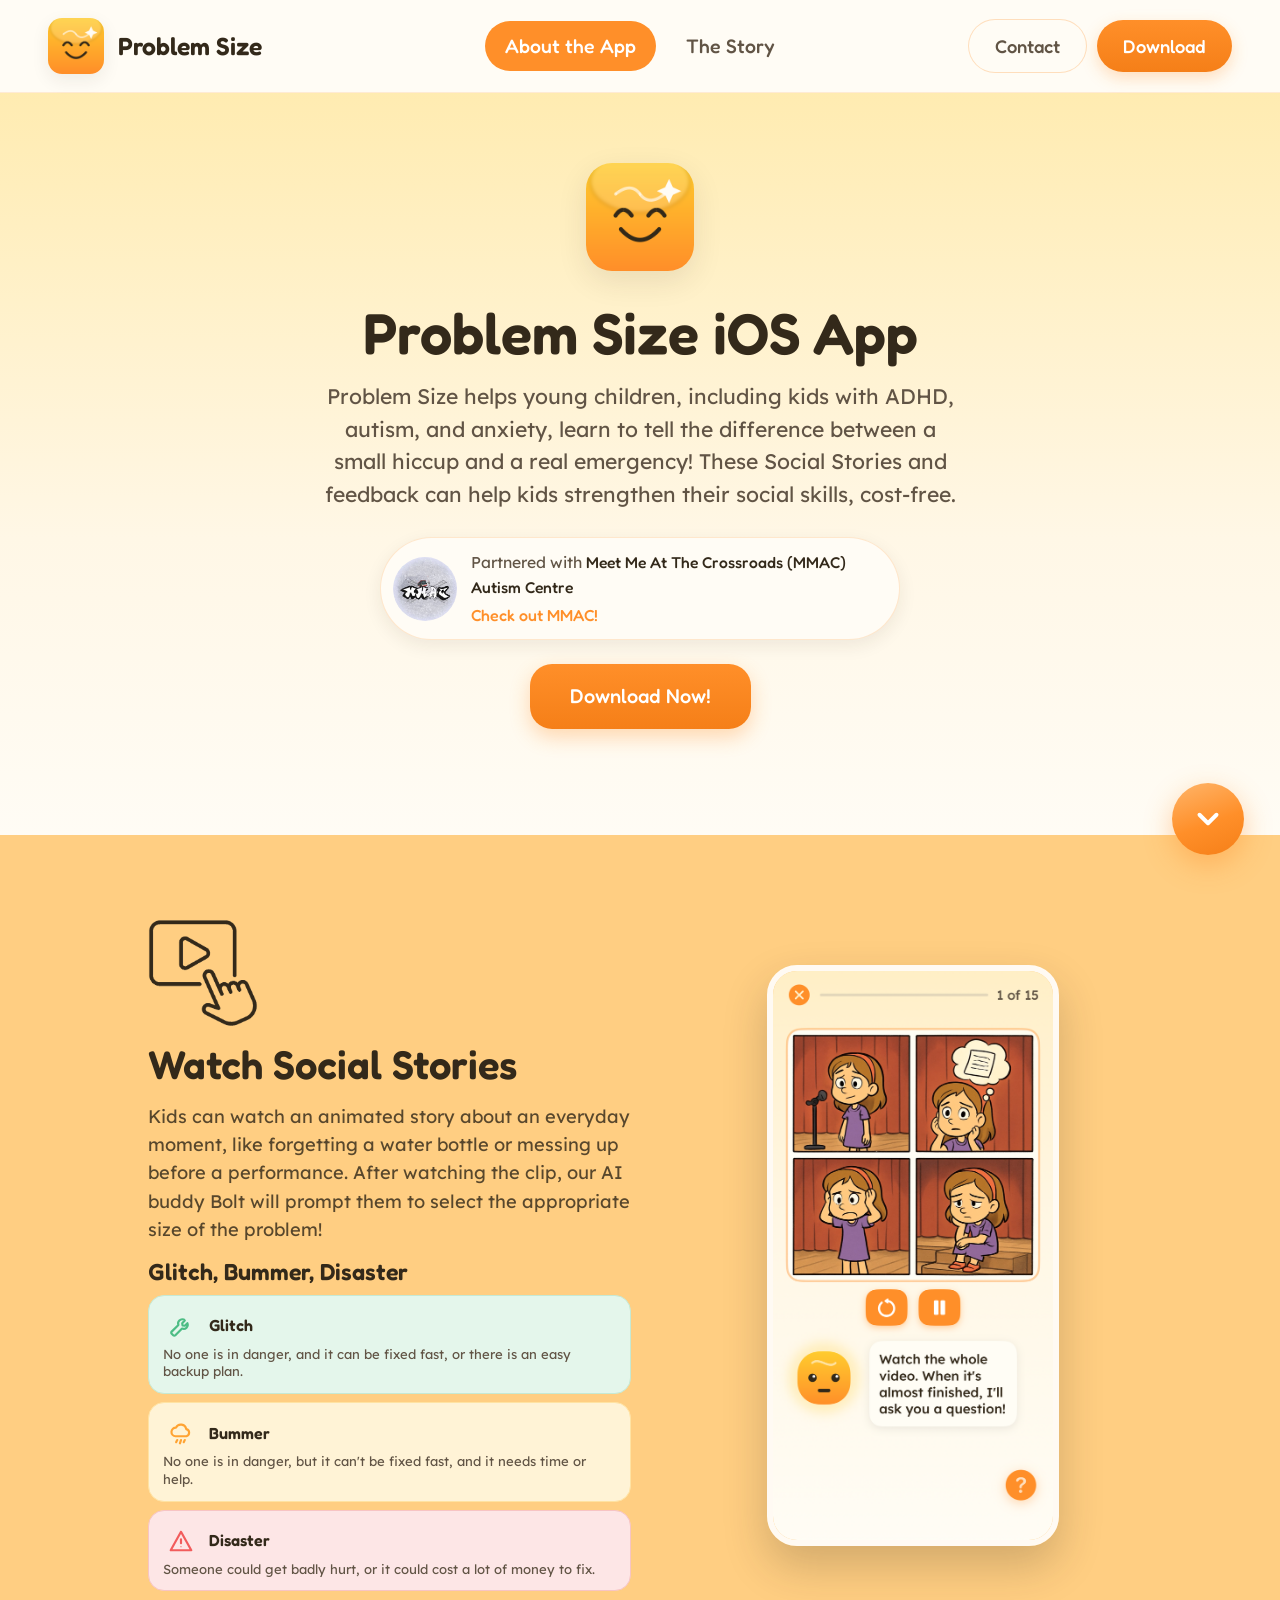
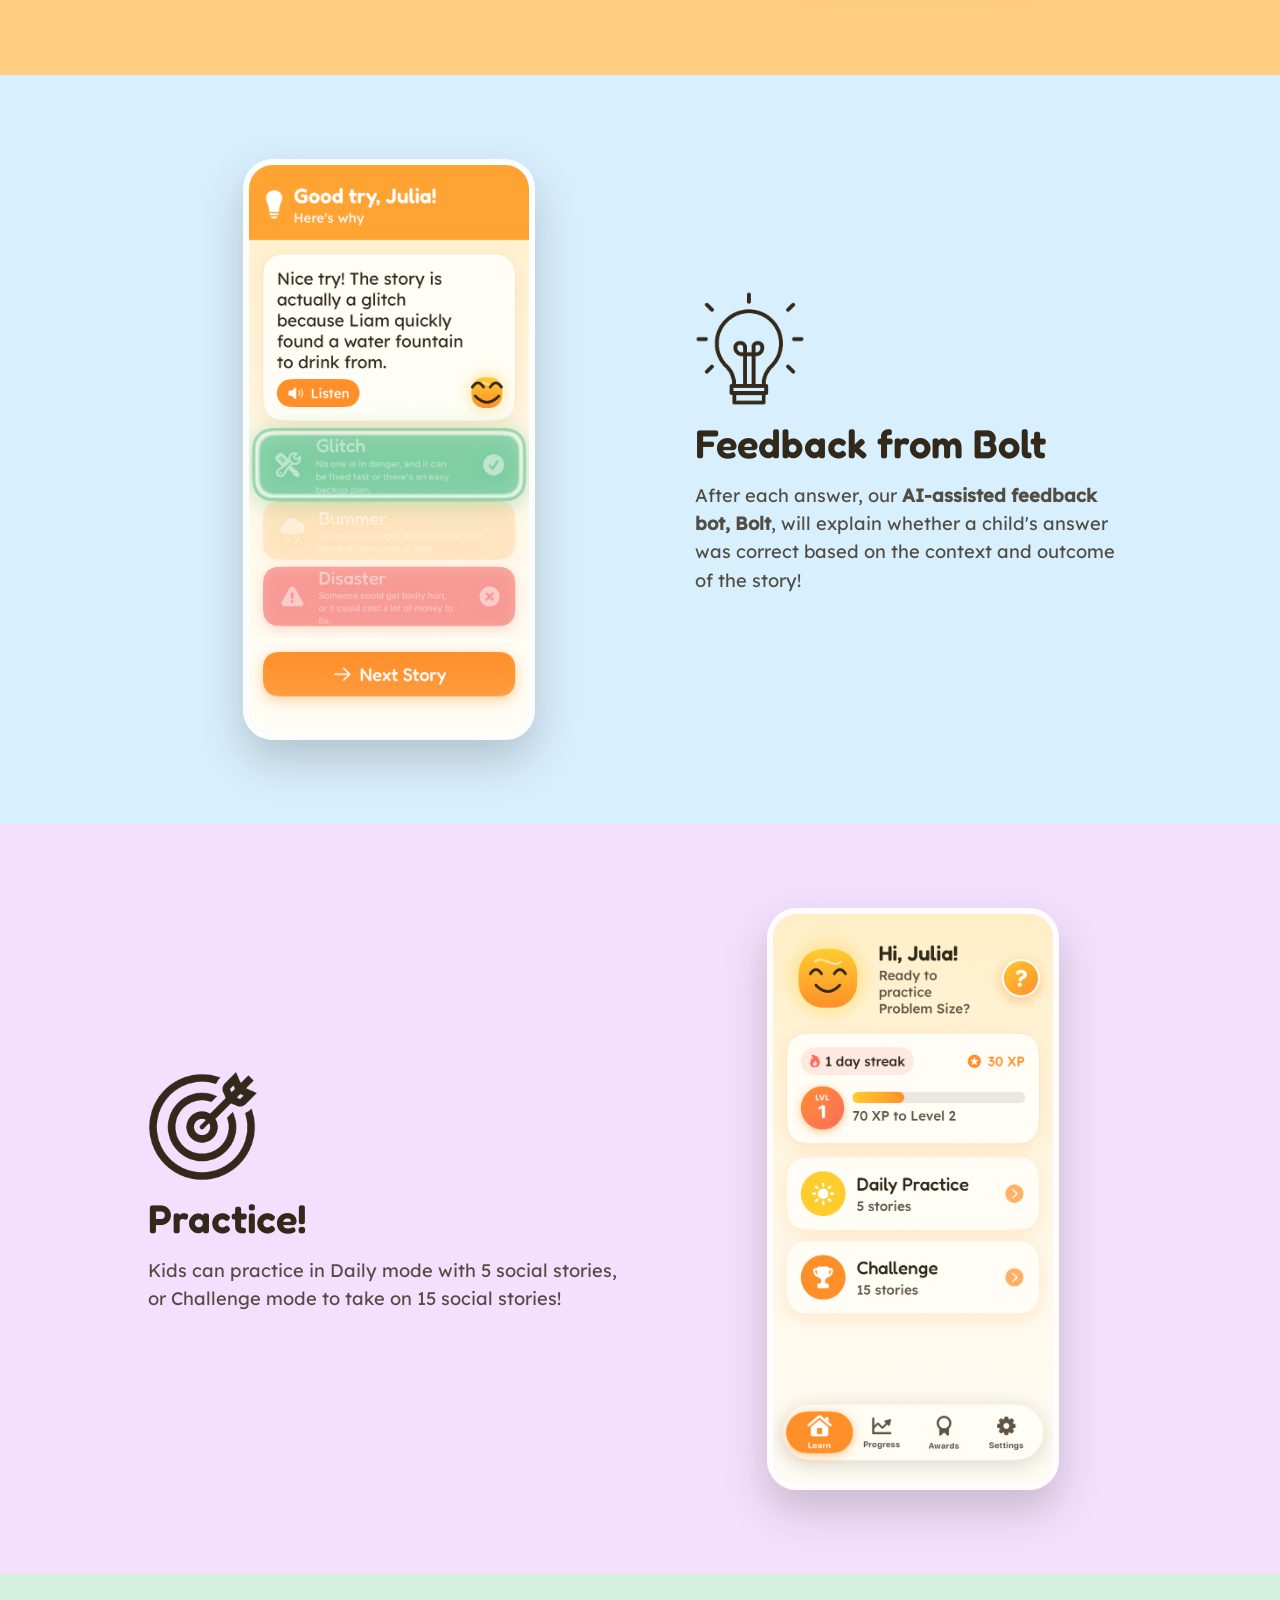
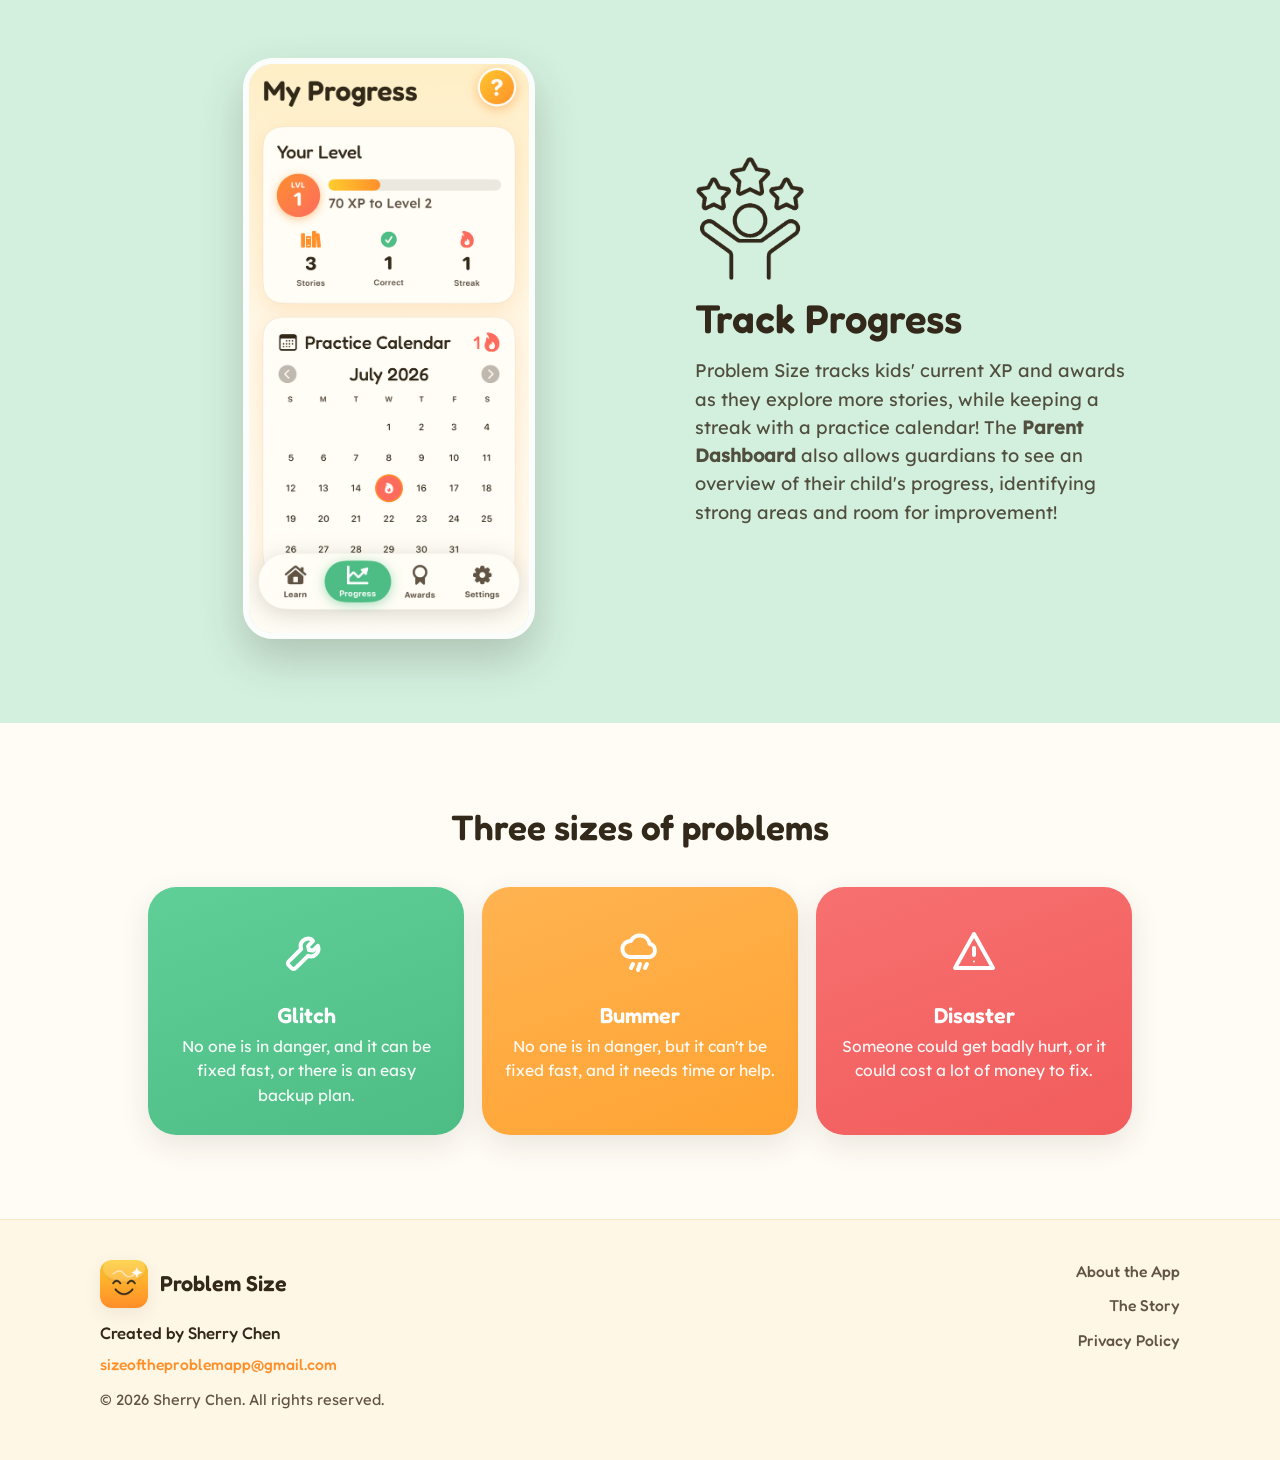
<file: index.html>
<!DOCTYPE html>
<html lang="en">
<head>
<meta charset="UTF-8">
<meta name="viewport" content="width=device-width, initial-scale=1.0">
<title>Problem Size App</title>
<meta name="description" content="Problem Size is a warm, playful iOS app that helps young children, including neurodivergent kids, learn to size up everyday problems as a Glitch, Bummer, or Disaster.">
<link rel="icon" href="img/app-icon.png">
<link rel="stylesheet" href="styles.css">
</head>
<body>

<svg width="0" height="0" style="position:absolute" aria-hidden="true">
  <symbol id="icon-glitch" viewBox="0 0 24 24" fill="none" stroke="currentColor" stroke-width="2" stroke-linecap="round" stroke-linejoin="round">
    <path d="M14.6 6.1a3.8 3.8 0 0 0-5 4.9L3.4 17.2a1.4 1.4 0 0 0 0 2l1.4 1.4a1.4 1.4 0 0 0 2 0l6.2-6.2a3.8 3.8 0 0 0 4.9-5l-2.4 2.4-2.1-.3-.3-2.1 2.4-2.4z"/>
  </symbol>
  <symbol id="icon-bummer" viewBox="0 0 24 24" fill="none" stroke="currentColor" stroke-width="2" stroke-linecap="round" stroke-linejoin="round">
    <path d="M7 15a4 4 0 0 1 .4-8 5 5 0 0 1 9.4 1.4A3.4 3.4 0 0 1 17 15H7z"/>
    <line x1="8.5" y1="18.5" x2="7.5" y2="20.5"/>
    <line x1="12" y1="18.5" x2="11" y2="21.5"/>
    <line x1="15.5" y1="18.5" x2="14.5" y2="20.5"/>
  </symbol>
  <symbol id="icon-disaster" viewBox="0 0 24 24" fill="none" stroke="currentColor" stroke-width="2" stroke-linecap="round" stroke-linejoin="round">
    <path d="M12 3.5 2.5 20.5h19L12 3.5z"/>
    <line x1="12" y1="10.5" x2="12" y2="14"/>
    <circle cx="12" cy="17.2" r="0.5" fill="currentColor" stroke="none"/>
  </symbol>
</svg>

<nav class="nav">
  <a class="nav__brand" href="index.html">
    <img src="img/app-icon.png" alt="Problem Size app icon">
    <span>Problem Size</span>
  </a>
  <div class="nav__links">
    <a href="index.html" class="active">About the App</a>
    <a href="story.html">The Story</a>
  </div>
  <div class="nav__actions">
    <a class="nav__contact" href="mailto:sizeoftheproblemapp@gmail.com">Contact</a>
    <a class="nav__download" href="https://apps.apple.com/ca/app/problem-size/id6793290591">Download</a>
  </div>
</nav>

<header class="hero">
  <img class="hero__icon" src="img/app-icon.png" alt="Problem Size app icon">
  <h1>Problem Size iOS App</h1>
  <p class="lead">
    Problem Size helps young children, including kids with ADHD, autism, and anxiety,
    learn to tell the difference between a small hiccup and a real emergency! These Social
    Stories and feedback can help kids strengthen their social skills, cost-free.
  </p>
  <div class="endorse">
    <img class="endorse__logo" src="mmac.jpg" alt="Meet Me At The Crossroads (MMAC) Autism Centre logo">
    <div class="endorse__text">
      <p>Partnered with <b>Meet Me At The Crossroads (MMAC) Autism Centre</b></p>
      <a href="https://www.instagram.com/meet_me_at_the_crossroads/" target="_blank" rel="noopener">Check out MMAC!</a>
    </div>
  </div>
  <a class="btn btn--big" href="https://apps.apple.com/ca/app/problem-size/id6793290591">Download Now!</a>
</header>

<button type="button" class="scroll-side" id="scroll-side" aria-label="Scroll down">
  <svg viewBox="0 0 24 24" fill="none" stroke="currentColor" stroke-width="2.8" stroke-linecap="round" stroke-linejoin="round" aria-hidden="true">
    <path d="M6 9l6 6 6-6"/>
  </svg>
</button>

<!-- Section 1 -->
<section class="band band--story" id="watch-stories">
  <div class="wrap feature">
    <div class="feature__text">
      <img class="sec-icon" src="img/deco-play.png" alt="" aria-hidden="true">
      <h2>Watch Social Stories</h2>
      <p>
        Kids can watch an animated story about an everyday moment, like forgetting a water
        bottle or messing up before a performance. After watching the clip, our AI buddy Bolt
        will prompt them to select the appropriate size of the problem!
      </p>
      <div class="sizes sizes--compact sizes--stack">
        <div class="sizes__head">
          <h2>Glitch, Bummer, Disaster</h2>
        </div>
        <div class="cats">
          <div class="cat cat--glitch">
            <div class="cat__icon"><svg><use href="#icon-glitch"></use></svg></div>
            <h3>Glitch</h3>
            <p>No one is in danger, and it can be fixed fast, or there is an easy backup plan.</p>
          </div>
          <div class="cat cat--bummer">
            <div class="cat__icon"><svg><use href="#icon-bummer"></use></svg></div>
            <h3>Bummer</h3>
            <p>No one is in danger, but it can't be fixed fast, and it needs time or help.</p>
          </div>
          <div class="cat cat--disaster">
            <div class="cat__icon"><svg><use href="#icon-disaster"></use></svg></div>
            <h3>Disaster</h3>
            <p>Someone could get badly hurt, or it could cost a lot of money to fix.</p>
          </div>
        </div>
      </div>
    </div>
    <div class="feature__media">
      <div class="shot"><img src="img/image1.png" alt="A Problem Size story screen showing an animated comic and a friendly prompt to watch the whole video."></div>
    </div>
  </div>
</section>

<!-- Section 2 -->
<section class="band band--feedback">
  <div class="wrap feature reverse">
    <div class="feature__text">
      <img class="sec-icon" src="img/deco-bulb.png" alt="" aria-hidden="true">
      <h2>Feedback from Bolt</h2>
      <p>
        After each answer, our <strong>AI-assisted feedback bot, Bolt</strong>, will explain
        whether a child's answer was correct based on the context and outcome of the story!
      </p>
    </div>
    <div class="feature__media">
      <div class="shot"><img src="img/image2.png" alt="A Problem Size feedback screen where Bolt gives an encouraging explanation and highlights the Glitch answer."></div>
    </div>
  </div>
</section>

<!-- Section 3 -->
<section class="band band--practice">
  <div class="wrap feature">
    <div class="feature__text">
      <img class="sec-icon" src="img/deco-target.png" alt="" aria-hidden="true">
      <h2>Practice!</h2>
      <p>
        Kids can practice in Daily mode with 5 social stories, or Challenge mode to take on
        15 social stories!
      </p>
    </div>
    <div class="feature__media">
      <div class="shot"><img src="img/image3.png" alt="The Problem Size home screen with a streak, XP, and Daily Practice and Challenge modes."></div>
    </div>
  </div>
</section>

<!-- Section 4 -->
<section class="band band--progress">
  <div class="wrap feature reverse">
    <div class="feature__text">
      <img class="sec-icon" src="img/deco-celebrate.png" alt="" aria-hidden="true">
      <h2>Track Progress</h2>
      <p>
        Problem Size tracks kids' current XP and awards as they explore more stories, while
        keeping a streak with a practice calendar! The <strong>Parent Dashboard</strong> also
        allows guardians to see an overview of their child's progress, identifying strong
        areas and room for improvement!
      </p>
    </div>
    <div class="feature__media">
      <div class="shot"><img src="img/image4.png" alt="The Problem Size progress screen showing level, stats, and a practice calendar with a streak."></div>
    </div>
  </div>
</section>

<!-- Three sizes -->
<section class="sizes">
  <div class="wrap">
    <div class="sizes__head">
      <h2>Three sizes of problems</h2>
    </div>
    <div class="cats">
      <div class="cat cat--glitch">
        <div class="cat__icon"><svg><use href="#icon-glitch"></use></svg></div>
        <h3>Glitch</h3>
        <p>No one is in danger, and it can be fixed fast, or there is an easy backup plan.</p>
      </div>
      <div class="cat cat--bummer">
        <div class="cat__icon"><svg><use href="#icon-bummer"></use></svg></div>
        <h3>Bummer</h3>
        <p>No one is in danger, but it can't be fixed fast, and it needs time or help.</p>
      </div>
      <div class="cat cat--disaster">
        <div class="cat__icon"><svg><use href="#icon-disaster"></use></svg></div>
        <h3>Disaster</h3>
        <p>Someone could get badly hurt, or it could cost a lot of money to fix.</p>
      </div>
    </div>
  </div>
</section>

<footer>
  <div class="footer__inner">
    <div class="footer__left">
      <a class="footer__brand" href="index.html">
        <img src="img/app-icon.png" alt="Problem Size app icon">
        <span>Problem Size</span>
      </a>
      <p class="footer__name">Created by Sherry Chen</p>
      <a class="footer__email" href="mailto:sizeoftheproblemapp@gmail.com">sizeoftheproblemapp@gmail.com</a>
      <div class="made">&copy; 2026 Sherry Chen. All rights reserved.</div>
    </div>
    <div class="footer__right">
      <div class="foot-links">
        <a href="index.html">About the App</a>
        <a href="story.html">The Story</a>
        <a href="privacy.html">Privacy Policy</a>
      </div>
    </div>
  </div>
</footer>

<script>
  (function () {
    var cue = document.getElementById("scroll-side");
    if (!cue) return;

    function nearBottom() {
      return window.scrollY + window.innerHeight >= document.documentElement.scrollHeight - 48;
    }

    function update() {
      cue.classList.toggle("is-hidden", nearBottom());
    }

    cue.addEventListener("click", function () {
      window.scrollBy({ top: Math.max(280, window.innerHeight * 0.85), behavior: "smooth" });
    });

    window.addEventListener("scroll", update, { passive: true });
    window.addEventListener("resize", update);
    update();
  })();
</script>

</body>
</html>
</file>
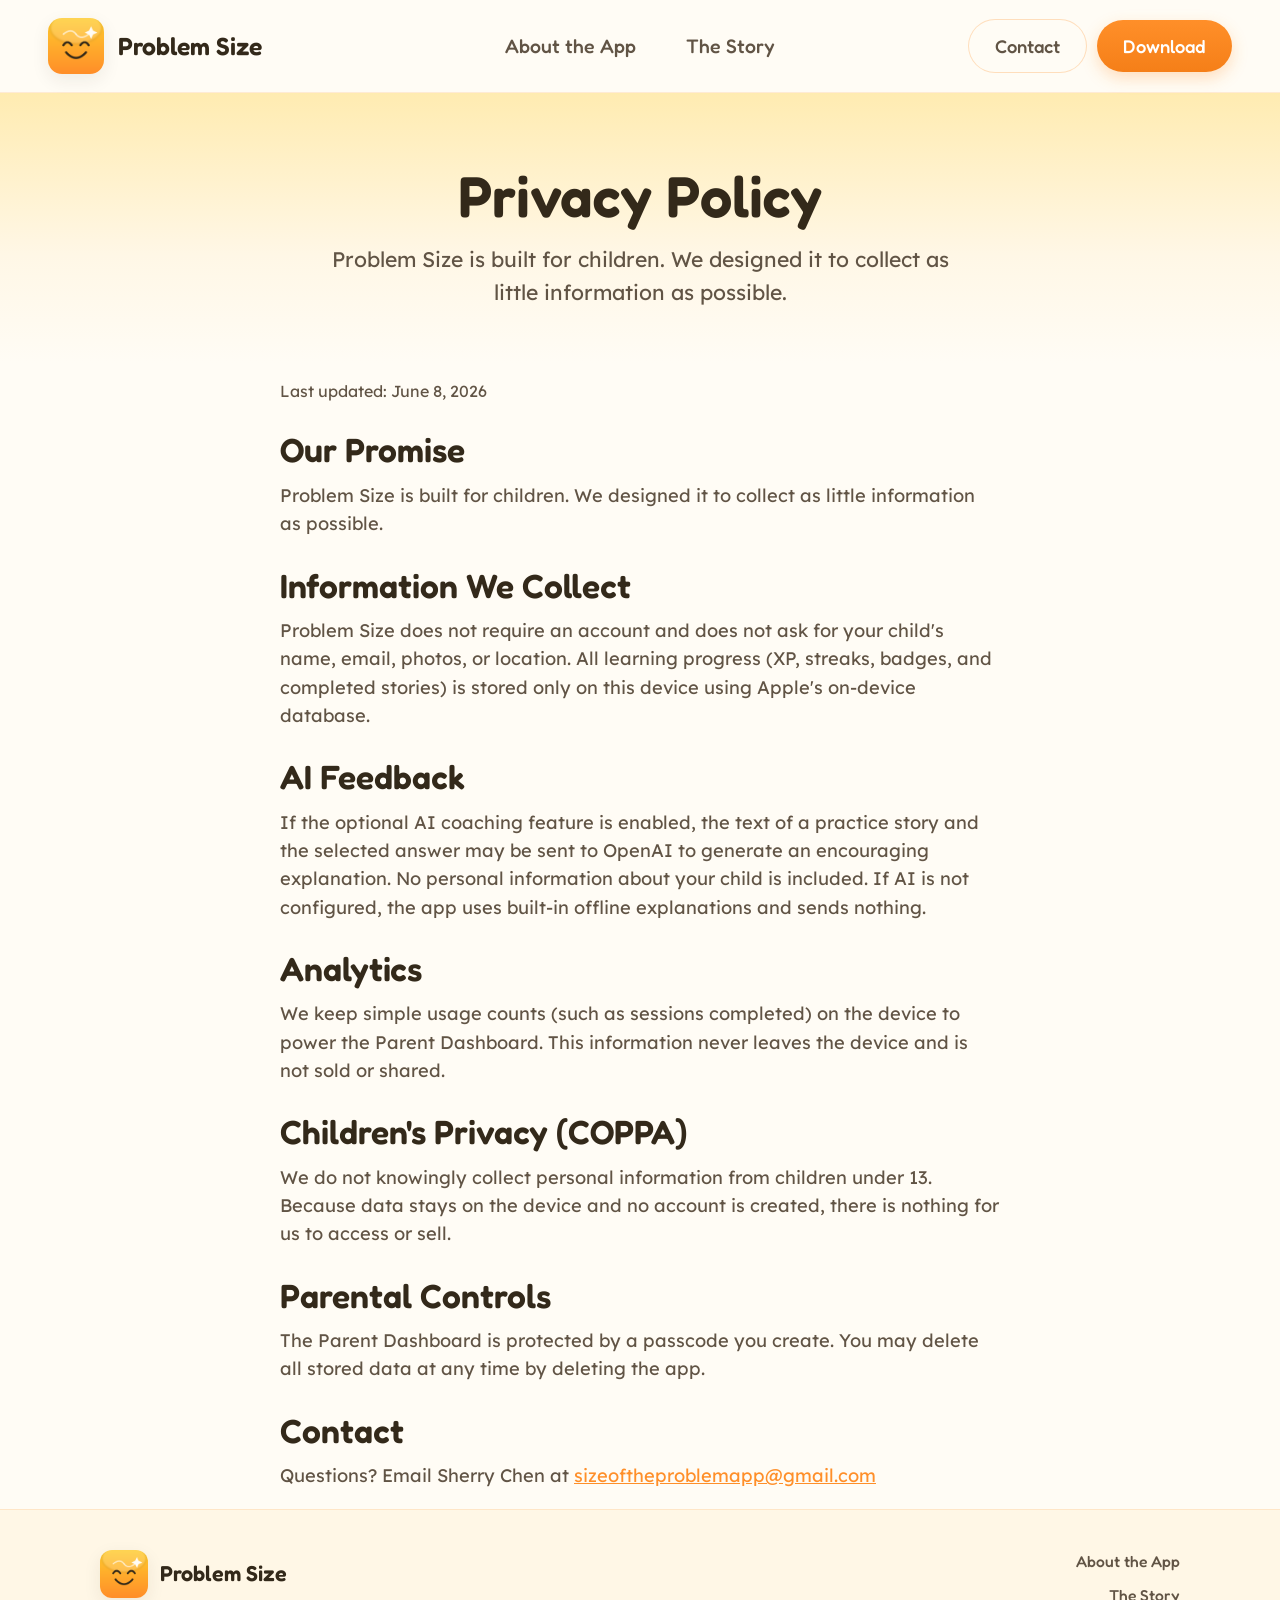
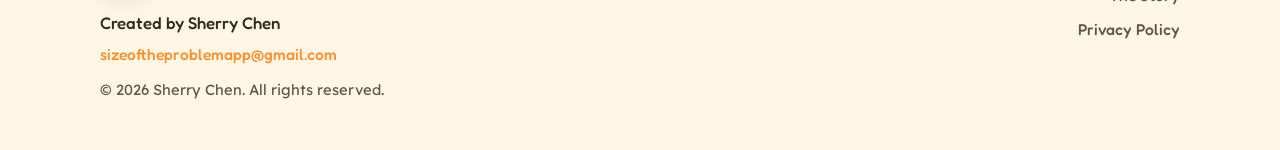
<file: privacy.html>
<!DOCTYPE html>
<html lang="en">
<head>
<meta charset="UTF-8">
<meta name="viewport" content="width=device-width, initial-scale=1.0">
<title>Privacy Policy, Problem Size</title>
<meta name="description" content="Problem Size collects as little as possible. No accounts, no sign-ups, and children's data stays on the device.">
<link rel="icon" href="img/app-icon.png">
<link rel="stylesheet" href="styles.css">
</head>
<body>

<nav class="nav">
  <a class="nav__brand" href="index.html">
    <img src="img/app-icon.png" alt="Problem Size app icon">
    <span>Problem Size</span>
  </a>
  <div class="nav__links">
    <a href="index.html">About the App</a>
    <a href="story.html">The Story</a>
  </div>
  <div class="nav__actions">
    <a class="nav__contact" href="mailto:sizeoftheproblemapp@gmail.com">Contact</a>
    <a class="nav__download" href="https://apps.apple.com/ca/app/problem-size/id6793290591">Download</a>
  </div>
</nav>

<header class="hero hero--story">
  <h1>Privacy Policy</h1>
  <p class="lead">Problem Size is built for children. We designed it to collect as little information as possible.</p>
</header>

<section class="wrap">
  <div class="prose">
    <p class="updated">Last updated: June 8, 2026</p>

    <h2>Our Promise</h2>
    <p>Problem Size is built for children. We designed it to collect as little information as possible.</p>

    <h2>Information We Collect</h2>
    <p>Problem Size does not require an account and does not ask for your child's name, email, photos, or location. All learning progress (XP, streaks, badges, and completed stories) is stored only on this device using Apple's on-device database.</p>

    <h2>AI Feedback</h2>
    <p>If the optional AI coaching feature is enabled, the text of a practice story and the selected answer may be sent to OpenAI to generate an encouraging explanation. No personal information about your child is included. If AI is not configured, the app uses built-in offline explanations and sends nothing.</p>

    <h2>Analytics</h2>
    <p>We keep simple usage counts (such as sessions completed) on the device to power the Parent Dashboard. This information never leaves the device and is not sold or shared.</p>

    <h2>Children's Privacy (COPPA)</h2>
    <p>We do not knowingly collect personal information from children under 13. Because data stays on the device and no account is created, there is nothing for us to access or sell.</p>

    <h2>Parental Controls</h2>
    <p>The Parent Dashboard is protected by a passcode you create. You may delete all stored data at any time by deleting the app.</p>

    <h2>Contact</h2>
    <p>Questions? Email Sherry Chen at <a href="mailto:sizeoftheproblemapp@gmail.com">sizeoftheproblemapp@gmail.com</a></p>
  </div>
</section>

<footer>
  <div class="footer__inner">
    <div class="footer__left">
      <a class="footer__brand" href="index.html">
        <img src="img/app-icon.png" alt="Problem Size app icon">
        <span>Problem Size</span>
      </a>
      <p class="footer__name">Created by Sherry Chen</p>
      <a class="footer__email" href="mailto:sizeoftheproblemapp@gmail.com">sizeoftheproblemapp@gmail.com</a>
      <div class="made">&copy; 2026 Sherry Chen. All rights reserved.</div>
    </div>
    <div class="footer__right">
      <div class="foot-links">
        <a href="index.html">About the App</a>
        <a href="story.html">The Story</a>
        <a href="privacy.html">Privacy Policy</a>
      </div>
    </div>
  </div>
</footer>

</body>
</html>
</file>
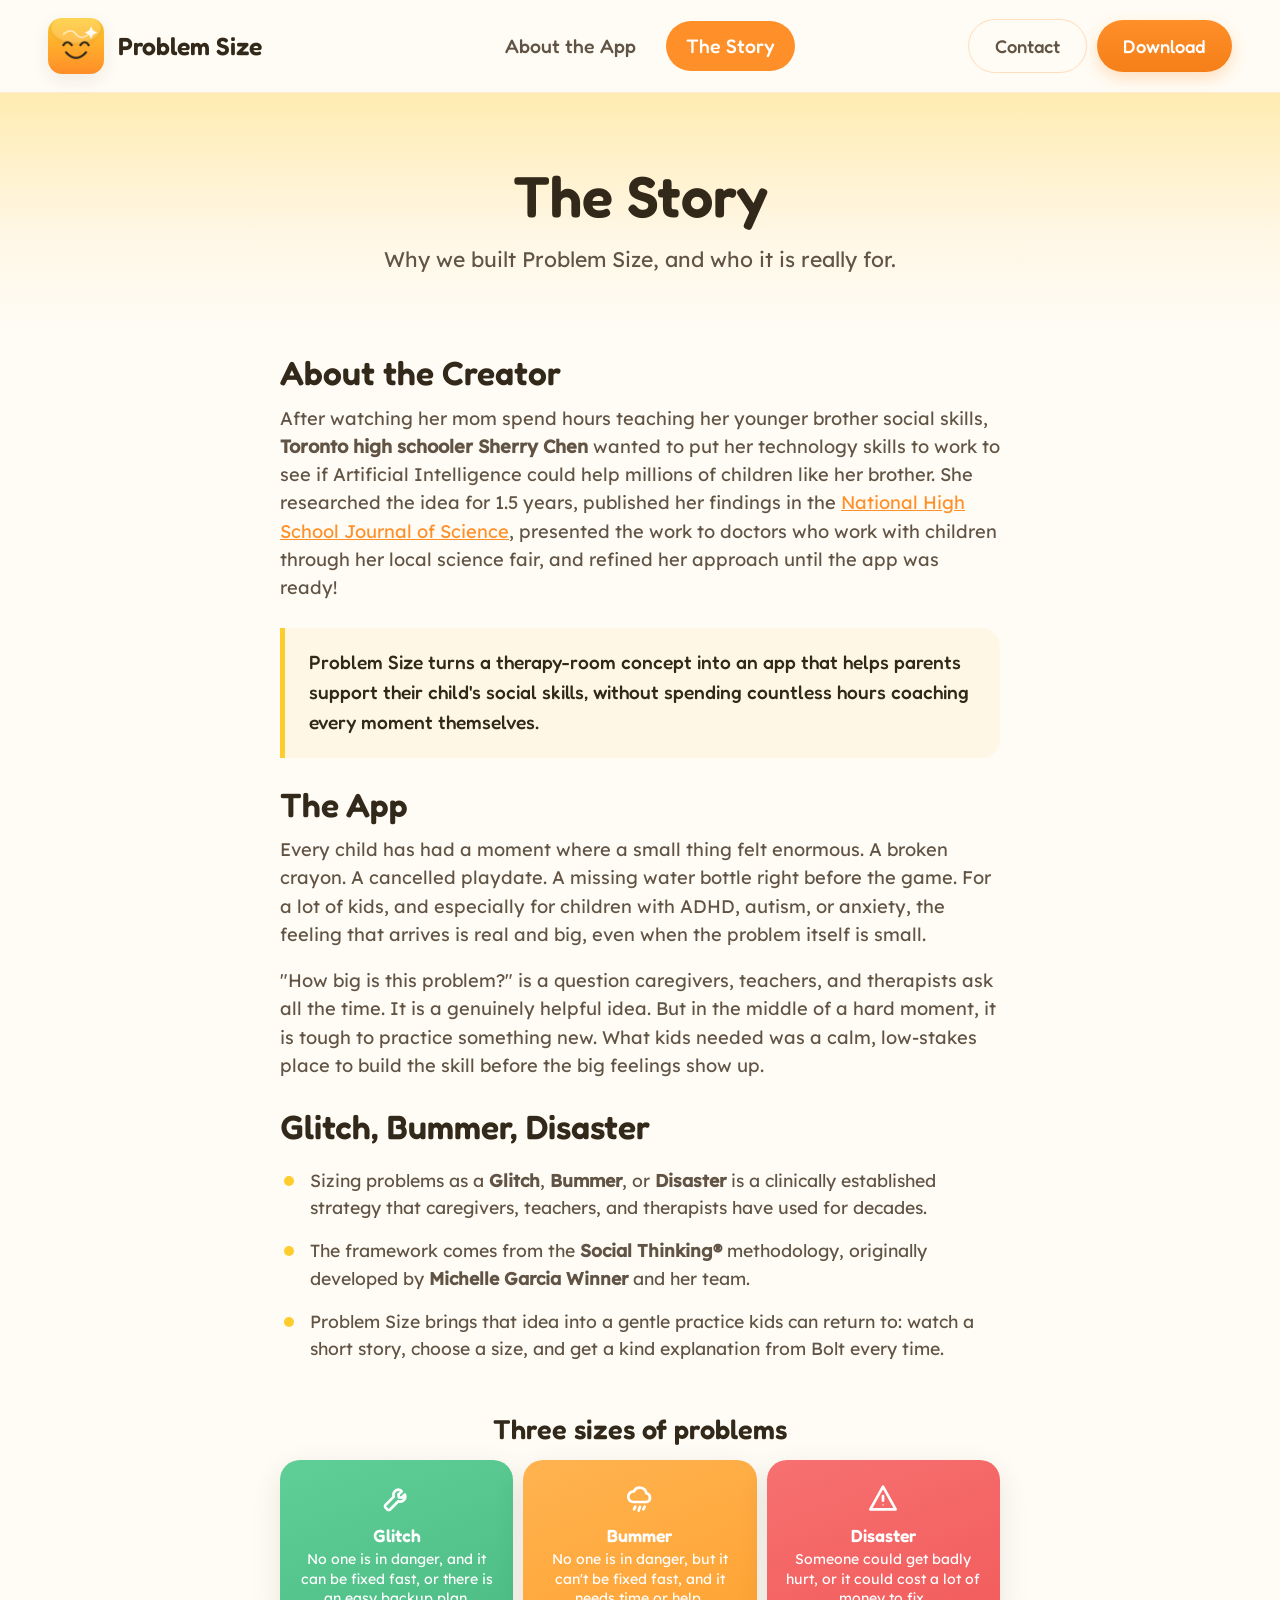
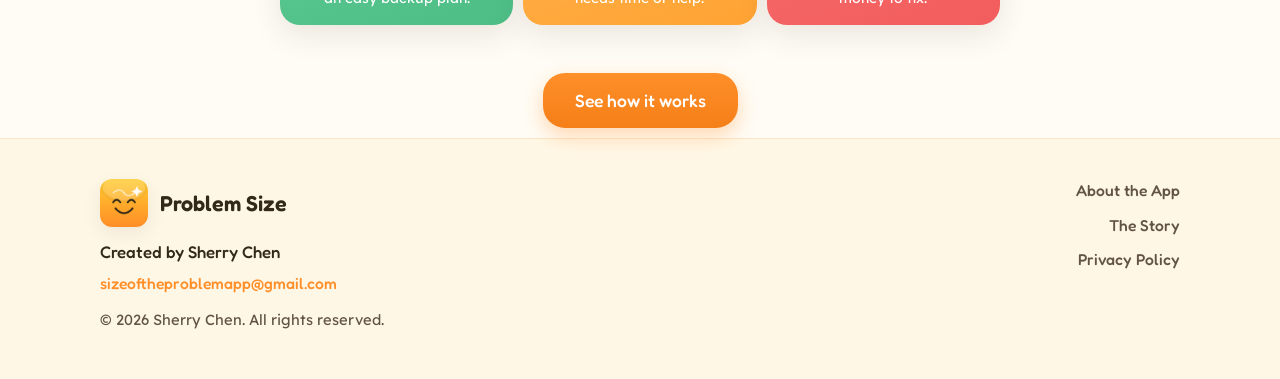
<file: story.html>
<!DOCTYPE html>
<html lang="en">
<head>
<meta charset="UTF-8">
<meta name="viewport" content="width=device-width, initial-scale=1.0">
<title>The Story, Problem Size</title>
<meta name="description" content="Why Problem Size exists: a calm, judgment-free way to help neurodivergent kids learn to size up everyday problems.">
<link rel="icon" href="img/app-icon.png">
<link rel="stylesheet" href="styles.css">
</head>
<body>

<svg width="0" height="0" style="position:absolute" aria-hidden="true">
  <symbol id="icon-glitch" viewBox="0 0 24 24" fill="none" stroke="currentColor" stroke-width="2" stroke-linecap="round" stroke-linejoin="round">
    <path d="M14.6 6.1a3.8 3.8 0 0 0-5 4.9L3.4 17.2a1.4 1.4 0 0 0 0 2l1.4 1.4a1.4 1.4 0 0 0 2 0l6.2-6.2a3.8 3.8 0 0 0 4.9-5l-2.4 2.4-2.1-.3-.3-2.1 2.4-2.4z"/>
  </symbol>
  <symbol id="icon-bummer" viewBox="0 0 24 24" fill="none" stroke="currentColor" stroke-width="2" stroke-linecap="round" stroke-linejoin="round">
    <path d="M7 15a4 4 0 0 1 .4-8 5 5 0 0 1 9.4 1.4A3.4 3.4 0 0 1 17 15H7z"/>
    <line x1="8.5" y1="18.5" x2="7.5" y2="20.5"/>
    <line x1="12" y1="18.5" x2="11" y2="21.5"/>
    <line x1="15.5" y1="18.5" x2="14.5" y2="20.5"/>
  </symbol>
  <symbol id="icon-disaster" viewBox="0 0 24 24" fill="none" stroke="currentColor" stroke-width="2" stroke-linecap="round" stroke-linejoin="round">
    <path d="M12 3.5 2.5 20.5h19L12 3.5z"/>
    <line x1="12" y1="10.5" x2="12" y2="14"/>
    <circle cx="12" cy="17.2" r="0.5" fill="currentColor" stroke="none"/>
  </symbol>
</svg>

<nav class="nav">
  <a class="nav__brand" href="index.html">
    <img src="img/app-icon.png" alt="Problem Size app icon">
    <span>Problem Size</span>
  </a>
  <div class="nav__links">
    <a href="index.html">About the App</a>
    <a href="story.html" class="active">The Story</a>
  </div>
  <div class="nav__actions">
    <a class="nav__contact" href="mailto:sizeoftheproblemapp@gmail.com">Contact</a>
    <a class="nav__download" href="https://apps.apple.com/ca/app/problem-size/id6793290591">Download</a>
  </div>
</nav>

<header class="hero hero--story">
  <h1>The Story</h1>
  <p class="lead">Why we built Problem Size, and who it is really for.</p>
</header>

<section class="wrap">
  <div class="prose">
    <h2>About the Creator</h2>
    <p>
      After watching her mom spend hours teaching her younger brother social skills,
      <strong>Toronto high schooler Sherry Chen</strong> wanted to put her technology skills
      to work to see if Artificial Intelligence could help millions of children like her brother.
      She researched the idea for 1.5 years, published her findings in the
      <a href="https://nhsjs.com/wp-content/uploads/2025/11/Using-Generative-AI-for-Problem-Size-Classification-Training-in-Children-with-Social-Impairment.pdf" target="_blank" rel="noopener noreferrer">National High School Journal of Science</a>,
      presented the work to doctors who work with children through her local science fair,
      and refined her approach until the app was ready!
    </p>

    <div class="pullquote">
      Problem Size turns a therapy-room concept into an app that helps parents support their child's social skills, without spending countless hours coaching every moment themselves.
    </div>

    <h2>The App</h2>
    <p>
      Every child has had a moment where a small thing felt enormous. A broken crayon.
      A cancelled playdate. A missing water bottle right before the game. For a lot of
      kids, and especially for children with ADHD, autism, or anxiety, the feeling that
      arrives is real and big, even when the problem itself is small.
    </p>
    <p>
      "How big is this problem?" is a question caregivers, teachers, and therapists ask
      all the time. It is a genuinely helpful idea. But in the middle of a hard moment,
      it is tough to practice something new. What kids needed was a calm, low-stakes place
      to build the skill before the big feelings show up.
    </p>

    <h2>Glitch, Bummer, Disaster</h2>
    <ul>
      <li>Sizing problems as a <strong>Glitch</strong>, <strong>Bummer</strong>, or <strong>Disaster</strong> is a clinically established strategy that caregivers, teachers, and therapists have used for decades.</li>
      <li>The framework comes from the <strong>Social Thinking®</strong> methodology, originally developed by <strong>Michelle Garcia Winner</strong> and her team.</li>
      <li>Problem Size brings that idea into a gentle practice kids can return to: watch a short story, choose a size, and get a kind explanation from Bolt every time.</li>
    </ul>

    <div class="sizes sizes--compact">
      <div class="sizes__head">
        <h2>Three sizes of problems</h2>
      </div>
      <div class="cats">
        <div class="cat cat--glitch">
          <div class="cat__icon"><svg><use href="#icon-glitch"></use></svg></div>
          <h3>Glitch</h3>
          <p>No one is in danger, and it can be fixed fast, or there is an easy backup plan.</p>
        </div>
        <div class="cat cat--bummer">
          <div class="cat__icon"><svg><use href="#icon-bummer"></use></svg></div>
          <h3>Bummer</h3>
          <p>No one is in danger, but it can't be fixed fast, and it needs time or help.</p>
        </div>
        <div class="cat cat--disaster">
          <div class="cat__icon"><svg><use href="#icon-disaster"></use></svg></div>
          <h3>Disaster</h3>
          <p>Someone could get badly hurt, or it could cost a lot of money to fix.</p>
        </div>
      </div>
    </div>

    <div style="text-align:center;margin:40px 0 10px">
      <a class="btn" href="index.html#watch-stories">See how it works</a>
    </div>
  </div>
</section>

<footer>
  <div class="footer__inner">
    <div class="footer__left">
      <a class="footer__brand" href="index.html">
        <img src="img/app-icon.png" alt="Problem Size app icon">
        <span>Problem Size</span>
      </a>
      <p class="footer__name">Created by Sherry Chen</p>
      <a class="footer__email" href="mailto:sizeoftheproblemapp@gmail.com">sizeoftheproblemapp@gmail.com</a>
      <div class="made">&copy; 2026 Sherry Chen. All rights reserved.</div>
    </div>
    <div class="footer__right">
      <div class="foot-links">
        <a href="index.html">About the App</a>
        <a href="story.html">The Story</a>
        <a href="privacy.html">Privacy Policy</a>
      </div>
    </div>
  </div>
</footer>

</body>
</html>
</file>
<file: styles.css>
/* ===== Problem Size, shared site styles =====
   Palette + type taken straight from the app's Theme.swift and fonts. */

@font-face {
  font-family: "Fredoka";
  src: url("fonts/Fredoka-Medium.ttf") format("truetype");
  font-weight: 500; font-display: swap;
}
@font-face {
  font-family: "Fredoka";
  src: url("fonts/Fredoka-SemiBold.ttf") format("truetype");
  font-weight: 600; font-display: swap;
}
@font-face {
  font-family: "Lexend";
  src: url("fonts/Lexend-Regular.ttf") format("truetype");
  font-weight: 400; font-display: swap;
}
@font-face {
  font-family: "Lexend";
  src: url("fonts/Lexend-Medium.ttf") format("truetype");
  font-weight: 500; font-display: swap;
}

:root {
  --sunshine:  #FFCC2E;
  --tangerine: #FF8F29;
  --coral:     #FC6B5C;
  --cream:     #FFF7E6;
  --warm-white:#FFFCF5;
  --ink:       #33291A;
  --soft-ink:  #615445;
  --glitch:    #4DBD85;
  --bummer:    #FFA333;
  --disaster:  #F25C5C;

  /* section band colors, soft pastel versions */
  --band-story:    #FFCE82;
  --band-feedback: #d8effe;
  --band-practice: #f3e0fe;
  --band-progress: #d3f0df;

  --card-radius: 28px;
  --btn-radius: 22px;
  --shadow: 0 10px 30px rgba(51, 41, 26, 0.10);
  --shadow-soft: 0 6px 18px rgba(51, 41, 26, 0.08);
}

* { box-sizing: border-box; }
html { scroll-behavior: smooth; }

body {
  margin: 0;
  font-family: "Lexend", system-ui, sans-serif;
  font-weight: 400;
  color: var(--ink);
  background: var(--warm-white);
  line-height: 1.55;
  -webkit-font-smoothing: antialiased;
}

h1, h2, h3, .fredoka {
  font-family: "Fredoka", system-ui, sans-serif;
  font-weight: 600;
  color: var(--ink);
  line-height: 1.15;
}
a { color: var(--tangerine); }

/* ---------- Nav ---------- */
.nav {
  position: sticky; top: 0; z-index: 50;
  display: flex; align-items: center; gap: 16px;
  min-height: 84px;
  padding: 18px clamp(16px, 5vw, 48px);
  background: rgba(255, 252, 245, 0.9);
  backdrop-filter: blur(12px);
  border-bottom: 1px solid rgba(255, 143, 41, 0.16);
}
.nav__brand { display: flex; align-items: center; gap: 14px; margin-right: auto; text-decoration: none; position: relative; z-index: 1; }
.nav__brand img { width: 56px; height: 56px; border-radius: 14px; box-shadow: var(--shadow-soft); }
.nav__brand span { font-family: "Fredoka", sans-serif; font-weight: 600; font-size: 1.55rem; color: var(--ink); }
.nav__links {
  position: absolute; left: 50%; transform: translateX(-50%);
  display: flex; gap: 10px; flex-wrap: wrap; justify-content: center;
}
.nav__links a {
  font-family: "Fredoka", sans-serif; font-weight: 500; font-size: 1.22rem;
  text-decoration: none; color: var(--soft-ink);
  padding: 10px 20px; border-radius: 999px;
  transition: background 0.15s, color 0.15s;
}
.nav__links a:hover { background: rgba(255, 143, 41, 0.12); color: var(--tangerine); }
.nav__links a.active { background: var(--tangerine); color: #fff; }
.nav__actions {
  position: relative; z-index: 1; margin-left: auto;
  display: flex; align-items: center; gap: 10px; flex-shrink: 0;
}
.nav__contact {
  font-family: "Fredoka", sans-serif; font-weight: 500; font-size: 1.15rem;
  color: var(--soft-ink); background: var(--warm-white);
  border: 1px solid rgba(255, 143, 41, 0.28);
  padding: 12px 26px; border-radius: 999px; text-decoration: none;
  transition: background 0.15s, color 0.15s; white-space: nowrap;
}
.nav__contact:hover { background: rgba(255, 143, 41, 0.12); color: var(--tangerine); }
.nav__download {
  font-family: "Fredoka", sans-serif; font-weight: 500; font-size: 1.15rem;
  color: #fff; background: linear-gradient(180deg, var(--tangerine), #f57f18);
  padding: 12px 26px; border-radius: 999px; text-decoration: none;
  box-shadow: 0 6px 16px rgba(255, 143, 41, 0.28);
  transition: filter 0.15s; white-space: nowrap;
}
.nav__download:hover { filter: brightness(1.05); color: #fff; }

/* ---------- Layout ---------- */
.wrap { max-width: 1080px; margin: 0 auto; padding: 0 clamp(16px, 5vw, 48px); }

/* ---------- Hero ---------- */
.hero {
  text-align: center;
  padding: clamp(40px, 6vw, 70px) clamp(16px, 5vw, 48px) clamp(48px, 7vw, 80px);
  background: linear-gradient(180deg, rgba(255,204,46,0.34) 0%, var(--cream) 60%, var(--warm-white) 100%);
}
.hero__icon { width: 108px; height: 108px; border-radius: 26px; box-shadow: var(--shadow); margin-bottom: 22px; }
.hero h1 { font-size: clamp(2.3rem, 6vw, 3.6rem); margin: 0 0 14px; }
.hero p.lead {
  font-size: clamp(1.05rem, 2.4vw, 1.32rem);
  max-width: 640px; margin: 0 auto 26px; color: var(--soft-ink);
}
.hero--story {
  padding-bottom: clamp(16px, 3vw, 28px);
}
.hero--story .lead { margin-bottom: 0; }
.hero .btn { margin-bottom: 26px; }

.endorse {
  display: flex; align-items: center; gap: 14px;
  width: fit-content; max-width: 520px; margin: 0 auto 24px;
  padding: 12px 22px 12px 12px;
  background: var(--warm-white);
  border: 1px solid rgba(255, 143, 41, 0.2);
  border-radius: 999px;
  box-shadow: var(--shadow-soft);
  text-align: left;
}
.endorse__logo { width: 64px; height: 64px; border-radius: 50%; flex-shrink: 0; }
.endorse__text p { margin: 0 0 2px; font-size: 0.98rem; color: var(--soft-ink); }
.endorse__text b { font-family: "Fredoka", sans-serif; font-weight: 500; color: var(--ink); }
.endorse__text a {
  font-family: "Fredoka", sans-serif; font-weight: 500;
  color: var(--tangerine); text-decoration: none;
}
.endorse__text a:hover { text-decoration: underline; }

.scroll-side {
  position: fixed;
  right: clamp(16px, 3.5vw, 36px);
  bottom: clamp(28px, 5vh, 52px);
  z-index: 40;
  display: flex; align-items: center; justify-content: center;
  width: 72px; height: 72px;
  margin: 0; padding: 0; border: 0; cursor: pointer;
  border-radius: 50%;
  color: #fff;
  background: linear-gradient(160deg, #ffb56a 0%, var(--tangerine) 55%, #f57f18 100%);
  box-shadow: 0 10px 28px rgba(255, 143, 41, 0.42);
  animation: scroll-bounce 1.8s ease-in-out infinite;
  transition: opacity 0.25s, visibility 0.25s, filter 0.15s;
}
.scroll-side svg { width: 34px; height: 34px; display: block; }
.scroll-side:hover { filter: brightness(1.05); }
.scroll-side.is-hidden {
  opacity: 0; visibility: hidden; pointer-events: none; animation: none;
}

@keyframes scroll-bounce {
  0%, 100% { transform: translateY(0); }
  50% { transform: translateY(10px); }
}

.pill-row { display: flex; gap: 10px; justify-content: center; flex-wrap: wrap; }
.pill {
  display: inline-flex; align-items: center; gap: 8px;
  background: var(--warm-white); border: 1px solid rgba(255,143,41,0.2);
  border-radius: 999px; padding: 9px 18px;
  font-family: "Fredoka", sans-serif; font-weight: 500; font-size: 0.98rem;
  box-shadow: var(--shadow-soft);
}
.pill svg { width: 20px; height: 20px; }
.pill--glitch svg   { color: var(--glitch); }
.pill--bummer svg   { color: var(--bummer); }
.pill--disaster svg { color: var(--disaster); }

/* ---------- Buttons ---------- */
.btn {
  display: inline-flex; align-items: center; gap: 10px;
  font-family: "Fredoka", sans-serif; font-weight: 500; font-size: 1.1rem;
  color: #fff; background: linear-gradient(180deg, var(--tangerine), #f57f18);
  padding: 14px 32px; border-radius: var(--btn-radius); text-decoration: none;
  box-shadow: 0 8px 20px rgba(255, 143, 41, 0.32);
  transition: filter 0.15s;
}
.btn:hover { filter: brightness(1.05); }
.btn--big { font-size: 1.25rem; padding: 17px 40px; }

/* ---------- Feature bands (full-width color sections) ---------- */
.band { padding: clamp(44px, 7vw, 84px) 0; }
.band--story    { background: var(--band-story); }
.band--feedback { background: var(--band-feedback); }
.band--practice { background: var(--band-practice); }
.band--progress { background: var(--band-progress); }

.feature {
  display: grid; grid-template-columns: 1.05fr 0.95fr;
  gap: clamp(28px, 5vw, 64px); align-items: center;
}
.feature.reverse .feature__media { order: -1; }
.feature__text h2 { font-size: clamp(1.7rem, 3.6vw, 2.5rem); margin: 0 0 16px; color: var(--ink); }
.feature__text p { font-size: 1.14rem; color: rgba(51,41,26,0.82); margin: 0 0 14px; }
.feature__media { display: flex; justify-content: center; }

/* static section icons (in document flow, not floating) */
.sec-icon {
  display: block;
  width: clamp(72px, 12vw, 110px);
  height: auto;
  margin: 0 0 14px;
}
.sec-icon--lg { width: clamp(96px, 16vw, 140px); }
.sec-icon--sm { width: 64px; margin: 0 auto 12px; }
.sizes__head .sec-icon { margin-left: auto; margin-right: auto; }

/* screenshot frame */
.shot {
  max-width: 292px; width: 100%;
  border-radius: 30px; overflow: hidden;
  border: 6px solid rgba(255,255,255,0.9);
  box-shadow: 0 20px 44px rgba(51,41,26,0.22);
}
.shot img { display: block; width: 100%; height: auto; }

/* ---------- Three sizes (icon cards) ---------- */
.sizes { padding: clamp(44px, 7vw, 84px) 0; background: var(--warm-white); }
.sizes__head { text-align: center; max-width: 620px; margin: 0 auto clamp(28px,4vw,40px); }
.sizes__head h2 { font-size: clamp(1.6rem, 3.4vw, 2.2rem); margin: 0 0 10px; }
.sizes__head p { color: var(--soft-ink); margin: 0; font-size: 1.08rem; }
.cats { display: grid; grid-template-columns: repeat(3, 1fr); gap: 18px; }
.cat { border-radius: var(--card-radius); padding: 28px 22px; color: #fff; box-shadow: var(--shadow); text-align: center; display: flex; flex-direction: column; align-items: center; }
.cat--glitch   { background: linear-gradient(160deg, #5fce97, var(--glitch)); }
.cat--bummer   { background: linear-gradient(160deg, #ffb350, var(--bummer)); }
.cat--disaster { background: linear-gradient(160deg, #f77070, var(--disaster)); }
.cat__icon {
  display: flex; align-items: center; justify-content: center;
  width: 72px; height: 72px; margin: 0 auto 4px;
}
.cat__icon svg { width: 48px; height: 48px; color: #fff; display: block; margin: 0 auto; }
.cat h3 { color: #fff; font-size: 1.35rem; margin: 12px 0 6px; }
.cat p { margin: 0; font-size: 0.98rem; color: rgba(255,255,255,0.94); }

/* Compact three-sizes block (Story page) */
.sizes--compact {
  padding: 18px 0 8px;
  background: transparent;
  max-width: 720px;
  margin: 0 auto;
}
.sizes--compact .sizes__head { margin-bottom: 14px; }
.sizes--compact .sizes__head h2 { font-size: clamp(1.35rem, 2.8vw, 1.7rem); margin: 0 0 6px; }
.sizes--compact .sizes__head p { font-size: 1rem; }
.sizes--compact .cats { gap: 10px; }
.sizes--compact .cat { padding: 16px 14px; border-radius: 20px; }
.sizes--compact .cat__icon { width: 44px; height: 44px; margin-bottom: 0; }
.sizes--compact .cat__icon svg { width: 32px; height: 32px; }
.sizes--compact .cat h3 { font-size: 1.1rem; margin: 6px 0 4px; color: #fff; }
.sizes--compact .cat p { font-size: 0.88rem; line-height: 1.4; color: #fff; margin: 0; }

/* Stacked three-sizes in feature text column */
.sizes--stack {
  max-width: none;
  width: 100%;
  margin: 8px 0 0;
  padding: 0;
  text-align: left;
}
.sizes--stack .sizes__head {
  text-align: left;
  max-width: none;
  margin: 0 0 10px;
}
.sizes--stack .sizes__head h2 { font-size: clamp(1.2rem, 2.4vw, 1.45rem); margin: 0 0 4px; }
.sizes--stack .sizes__head p { font-size: 0.95rem; }
.sizes--stack .cats {
  grid-template-columns: 1fr;
  gap: 8px;
}
.sizes--stack .cat {
  padding: 12px 14px;
  border-radius: 16px;
  flex-direction: row;
  flex-wrap: wrap;
  justify-content: flex-start;
  text-align: left;
  gap: 0 10px;
  box-shadow: none;
  color: var(--ink);
}
.sizes--stack .cat--glitch {
  background: #e4f6eb;
  border: 1px solid #c5e9d4;
}
.sizes--stack .cat--bummer {
  background: #fff3d6;
  border: 1px solid #ffe3a3;
}
.sizes--stack .cat--disaster {
  background: #fde6e6;
  border: 1px solid #f7c4c4;
}
.sizes--stack .cat__icon {
  width: 36px; height: 36px; margin: 0;
}
.sizes--stack .cat__icon svg { width: 26px; height: 26px; }
.sizes--stack .cat--glitch .cat__icon svg { color: var(--glitch); }
.sizes--stack .cat--bummer .cat__icon svg { color: var(--bummer); }
.sizes--stack .cat--disaster .cat__icon svg { color: var(--disaster); }
.sizes--stack .cat h3 {
  font-size: 1rem; margin: 0; color: var(--ink);
  flex: 1; align-self: center;
}
.sizes--stack .cat p {
  flex: 1 1 100%;
  font-size: 0.82rem; line-height: 1.35; color: var(--soft-ink);
  margin: 2px 0 0;
}

/* ---------- Story page prose ---------- */
.prose { max-width: 720px; margin: 0 auto; padding: clamp(8px, 2vw, 16px) 0 0; }
.prose h2 { font-size: clamp(1.5rem, 3.4vw, 2.1rem); margin: 28px 0 12px; }
.prose h2:first-child { margin-top: 8px; }
.prose p { font-size: 1.14rem; color: var(--soft-ink); margin: 0 0 18px; }
.prose ul { list-style: none; padding: 0; margin: 0 0 18px; }
.prose li {
  font-size: 1.1rem; color: var(--soft-ink);
  padding: 8px 0 8px 30px; position: relative;
}
.prose li::before {
  content: ""; position: absolute; left: 4px; top: 17px;
  width: 10px; height: 10px; border-radius: 50%; background: var(--sunshine);
}
.pullquote {
  border-left: 5px solid var(--sunshine); background: var(--cream);
  border-radius: 0 18px 18px 0; padding: 20px 24px; margin: 26px 0;
  font-family: "Fredoka", sans-serif; font-weight: 500;
  font-size: 1.2rem; color: var(--ink);
}

.prose .updated {
  color: var(--soft-ink);
  font-size: 1rem;
  margin: 0 0 8px;
}

/* ---------- Footer ---------- */
footer {
  padding: 40px clamp(16px, 5vw, 48px) 48px;
  color: var(--soft-ink);
  font-size: 0.98rem;
  background: var(--cream);
  border-top: 1px solid rgba(255, 143, 41, 0.16);
}
.footer__inner {
  max-width: 1080px;
  margin: 0 auto;
  display: flex;
  align-items: flex-start;
  justify-content: space-between;
  gap: 32px;
  flex-wrap: wrap;
}
.footer__left {
  text-align: left;
  min-width: 220px;
}
.footer__right {
  text-align: right;
  margin-left: auto;
}
.footer__brand {
  display: inline-flex; align-items: center; gap: 12px;
  text-decoration: none; margin-bottom: 12px;
}
.footer__brand img {
  width: 48px; height: 48px; border-radius: 12px; box-shadow: var(--shadow-soft);
}
.footer__brand span {
  font-family: "Fredoka", sans-serif; font-weight: 600;
  font-size: 1.35rem; color: var(--ink);
}
.footer__name {
  font-family: "Fredoka", sans-serif; font-weight: 500;
  font-size: 1.05rem; color: var(--ink); margin: 0 0 6px;
}
.footer__email {
  display: inline-block; margin: 0 0 12px;
  font-family: "Fredoka", sans-serif; font-weight: 500;
  color: var(--tangerine); text-decoration: none;
}
.footer__email:hover { filter: brightness(0.95); }
footer .foot-links {
  display: flex;
  flex-direction: column;
  align-items: flex-end;
  gap: 10px;
}
footer .foot-links a {
  font-family: "Fredoka", sans-serif; font-weight: 500;
  text-decoration: none; color: var(--soft-ink);
}
footer .foot-links a:hover { color: var(--tangerine); }
footer .made { margin: 0; font-size: 0.92rem; }
footer .made b { color: var(--ink); font-weight: 500; font-family: "Fredoka", sans-serif; }

/* ---------- Responsive ---------- */
@media (max-width: 760px) {
  .feature { grid-template-columns: 1fr; }
  .feature.reverse .feature__media { order: 0; }
  .feature__text { text-align: center; }
  .feature__text .sec-icon { margin-left: auto; margin-right: auto; }
  .feature__text .sizes--stack,
  .feature__text .sizes--stack .sizes__head { text-align: left; }
  .cats { grid-template-columns: 1fr; }
  .sizes--stack .cats { grid-template-columns: 1fr; }
  .nav__brand span { display: none; }
  .footer__inner { flex-direction: column; }
  .footer__right { text-align: left; margin-left: 0; }
  footer .foot-links { align-items: flex-start; }
}

/* Respect users who prefer less motion */
@media (prefers-reduced-motion: reduce) {
  * { animation: none !important; transition: none !important; scroll-behavior: auto !important; }
}
</file>
